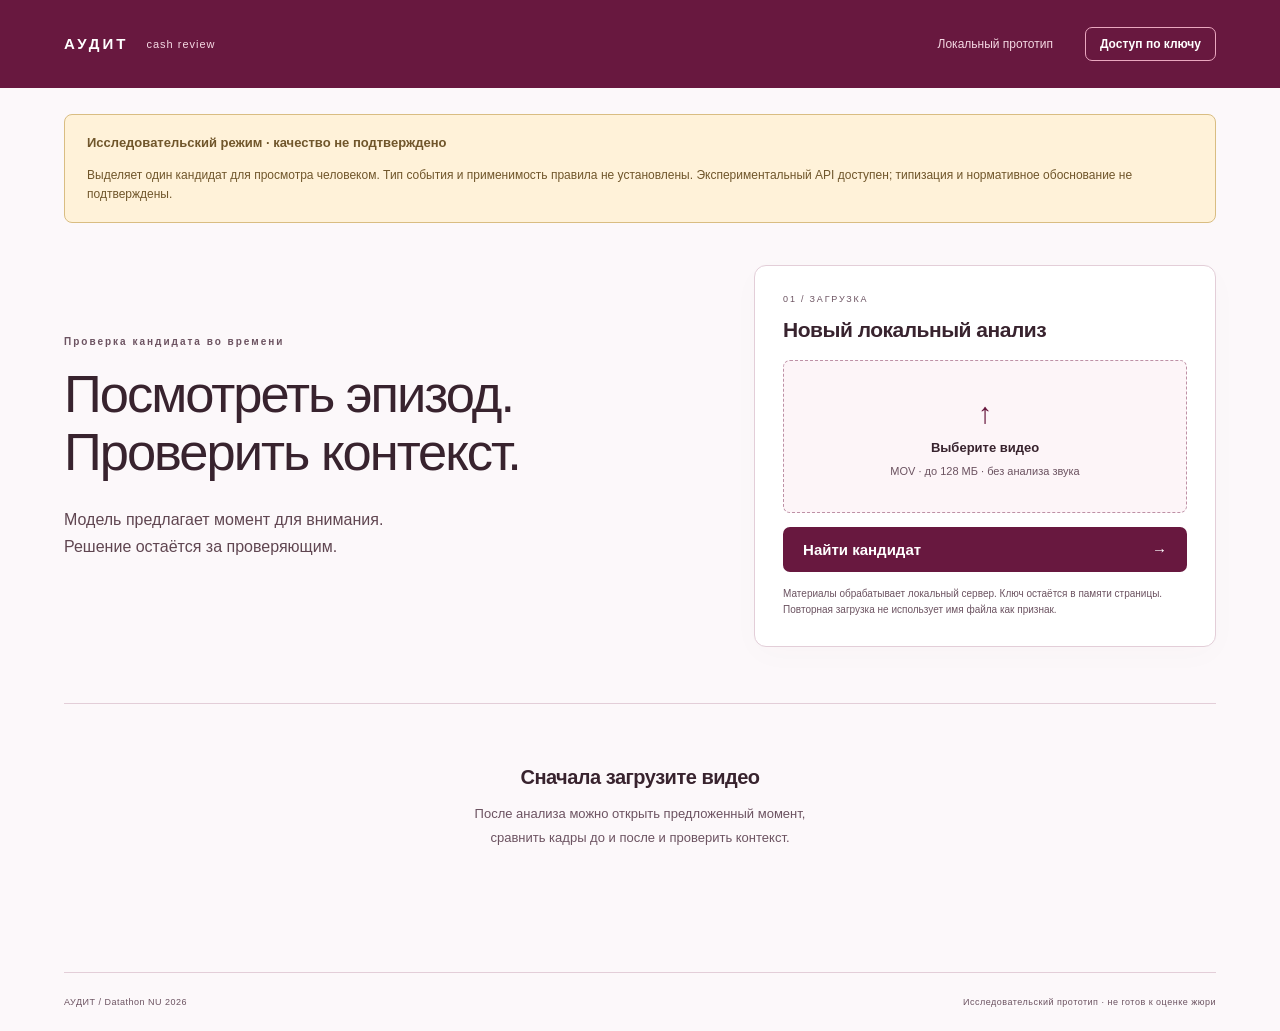
<file: static/final.html>
<!doctype html>
<html lang="ru"><head><meta charset="utf-8"><meta name="viewport" content="width=device-width,initial-scale=1"><title>Аудит — исследовательский просмотр</title><link rel="stylesheet" href="/static/style.css"><link rel="stylesheet" href="/static/research.css"><script src="/static/research.js" defer></script></head>
<body><header><a class="brand" href="/">АУДИТ <small>cash review</small></a><span class="local">Локальный прототип</span><button id="access" class="quiet">Доступ по ключу</button></header>
<main><div class="research-banner" role="note"><strong>Исследовательский режим · качество не подтверждено</strong><span>Выделяет один кандидат для просмотра человеком. Тип события и применимость правила не установлены. Экспериментальный API доступен; типизация и нормативное обоснование не подтверждены.</span></div>
<section class="intro"><div><p class="eyebrow">Проверка кандидата во времени</p><h1>Посмотреть эпизод.<br>Проверить контекст.</h1><p class="lead">Модель предлагает момент для внимания.<br>Решение остаётся за проверяющим.</p></div><aside><span class="step">01 / ЗАГРУЗКА</span><h2>Новый локальный анализ</h2><form id="upload"><label id="drop" for="file"><span class="upload-icon">↑</span><strong id="filename">Выберите видео</strong><span>MOV · до 128 МБ · без анализа звука</span><input id="file" type="file" accept=".mov,video/quicktime" required></label><button type="submit" id="submit">Найти кандидат <span>→</span></button></form><p class="privacy">Материалы обрабатывает локальный сервер. Ключ остаётся в памяти страницы. Повторная загрузка не использует имя файла как признак.</p></aside></section>
<section id="statusbox" class="statusbox" aria-live="polite" hidden><div class="spinner"></div><div><strong>Локальный анализ</strong><p>Загрузка → декодирование → модель → кадры для проверки</p></div><span id="elapsed">00:00</span></section><section id="error" class="error" role="alert" hidden></section>
<section id="workspace" hidden><div class="result-heading"><div><p class="eyebrow">Исходный автоматический результат</p><h2 id="verdict"></h2></div><span id="count" class="badge">Не юридический вывод</span></div><p id="result-note" class="lead"></p><div class="review-grid"><div><div class="player"><video id="video" controls playsinline preload="metadata"></video><div id="video-fallback" hidden>Браузер не декодирует этот MOV. Используйте кадры оригинала ниже и локальный проигрыватель.</div></div><div id="timeline" class="timeline" aria-label="Кандидат на временной шкале"></div><div id="context-controls" class="context-controls" hidden><button id="before" class="quiet">−3 с</button><button id="context" class="quiet">Контекст ±3 с</button><button id="after" class="quiet">+3 с</button></div><div id="frames" class="frames"></div><p class="caption">Кадры из загруженного файла. Нажмите на кадр, чтобы перейти к его времени.</p></div><aside><article class="event"><p class="eyebrow">Наблюдение → проверка</p><h3 id="candidate-title">Кандидат не выбран</h3><h4>Что установлено</h4><p id="established"></p><h4>Тип события</h4><p>Не установлен. Бинарная модель не определяет физическое действие.</p><h4>Правило</h4><p>Не сопоставлено. Наличие нормативного реестра не доказывает применимость правила к этому эпизоду.</p><h4>Ограничения</h4><p>Возможны пропуски и ложные кандидаты. Нет подтверждённого распознавания нескольких событий или устойчивости к другому ракурсу.</p></article></aside></div></section>
<section id="empty" class="empty"><h2>Сначала загрузите видео</h2><p>После анализа можно открыть предложенный момент,<br>сравнить кадры до и после и проверить контекст.</p></section><footer><span>АУДИТ / Datathon NU 2026</span><span>Исследовательский прототип · не готов к оценке жюри</span></footer></main>
<dialog id="key-dialog"><form method="dialog"><h2>Ключ локального сервера</h2><p>Хранится только в памяти этой страницы. Не добавляйте ключ в URL.</p><label for="key">X-API-Key</label><input id="key" type="password" autocomplete="off"><button id="save-key">Продолжить</button></form></dialog></body></html>
</file>
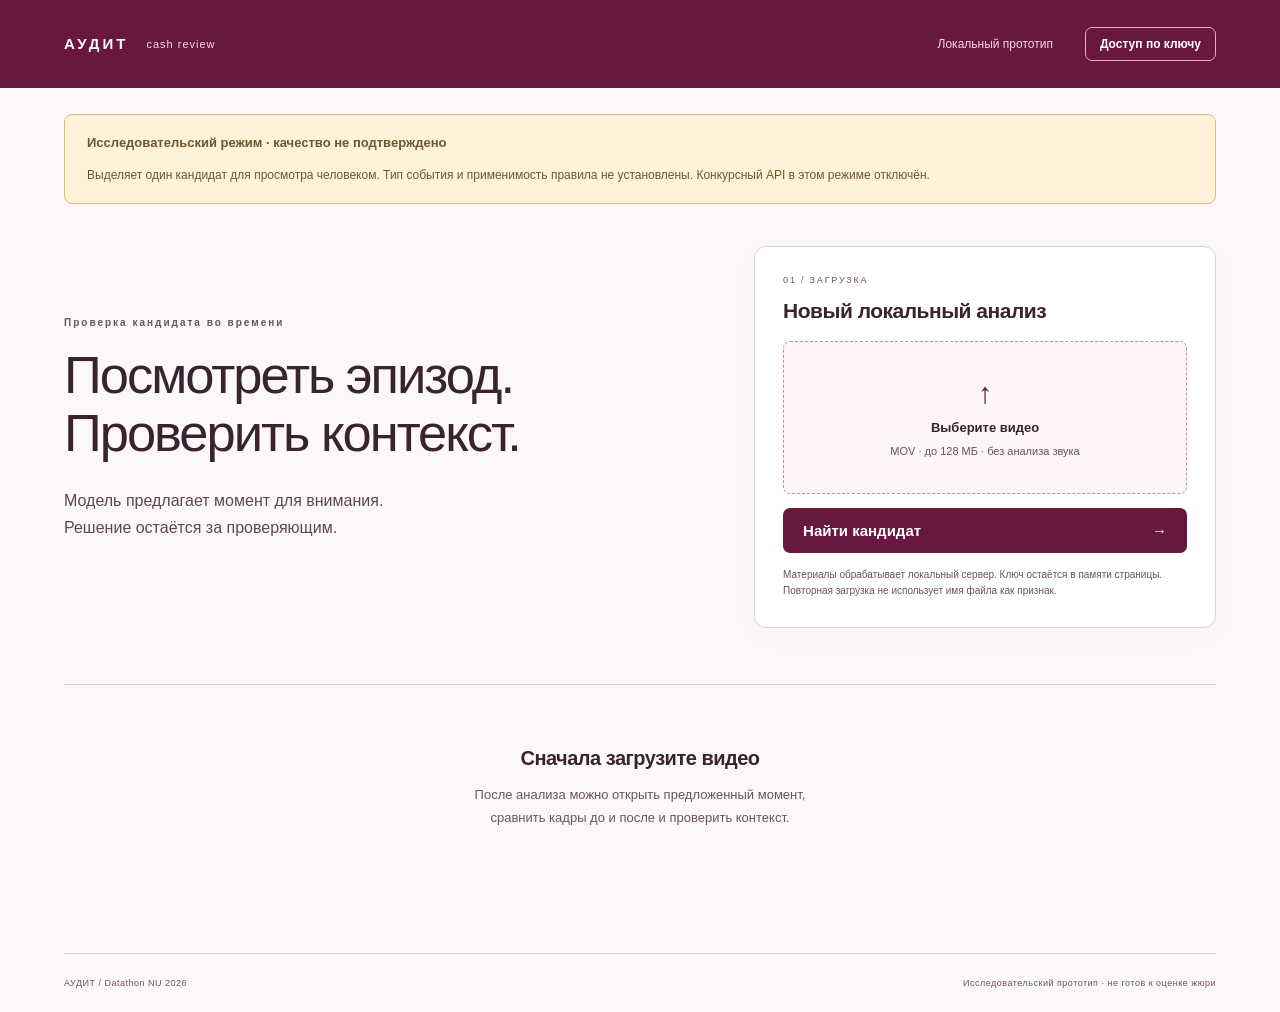
<file: static/research.html>
<!doctype html>
<html lang="ru"><head><meta charset="utf-8"><meta name="viewport" content="width=device-width,initial-scale=1"><title>Аудит — исследовательский просмотр</title><link rel="stylesheet" href="/static/style.css"><link rel="stylesheet" href="/static/research.css"><script src="/static/research.js" defer></script></head>
<body><header><a class="brand" href="/">АУДИТ <small>cash review</small></a><span class="local">Локальный прототип</span><button id="access" class="quiet">Доступ по ключу</button></header>
<main><div class="research-banner" role="note"><strong>Исследовательский режим · качество не подтверждено</strong><span>Выделяет один кандидат для просмотра человеком. Тип события и применимость правила не установлены. Конкурсный API в этом режиме отключён.</span></div>
<section class="intro"><div><p class="eyebrow">Проверка кандидата во времени</p><h1>Посмотреть эпизод.<br>Проверить контекст.</h1><p class="lead">Модель предлагает момент для внимания.<br>Решение остаётся за проверяющим.</p></div><aside><span class="step">01 / ЗАГРУЗКА</span><h2>Новый локальный анализ</h2><form id="upload"><label id="drop" for="file"><span class="upload-icon">↑</span><strong id="filename">Выберите видео</strong><span>MOV · до 128 МБ · без анализа звука</span><input id="file" type="file" accept=".mov,video/quicktime" required></label><button type="submit" id="submit">Найти кандидат <span>→</span></button></form><p class="privacy">Материалы обрабатывает локальный сервер. Ключ остаётся в памяти страницы. Повторная загрузка не использует имя файла как признак.</p></aside></section>
<section id="statusbox" class="statusbox" aria-live="polite" hidden><div class="spinner"></div><div><strong>Локальный анализ</strong><p>Загрузка → декодирование → модель → кадры для проверки</p></div><span id="elapsed">00:00</span></section><section id="error" class="error" role="alert" hidden></section>
<section id="workspace" hidden><div class="result-heading"><div><p class="eyebrow">Исходный автоматический результат</p><h2 id="verdict"></h2></div><span id="count" class="badge">Не юридический вывод</span></div><p id="result-note" class="lead"></p><div class="review-grid"><div><div class="player"><video id="video" controls playsinline preload="metadata"></video><div id="video-fallback" hidden>Браузер не декодирует этот MOV. Используйте кадры оригинала ниже и локальный проигрыватель.</div></div><div id="timeline" class="timeline" aria-label="Кандидат на временной шкале"></div><div id="context-controls" class="context-controls" hidden><button id="before" class="quiet">−3 с</button><button id="context" class="quiet">Контекст ±3 с</button><button id="after" class="quiet">+3 с</button></div><div id="frames" class="frames"></div><p class="caption">Кадры из загруженного файла. Нажмите на кадр, чтобы перейти к его времени.</p></div><aside><article class="event"><p class="eyebrow">Наблюдение → проверка</p><h3 id="candidate-title">Кандидат не выбран</h3><h4>Что установлено</h4><p id="established"></p><h4>Тип события</h4><p>Не установлен. Бинарная модель не определяет физическое действие.</p><h4>Правило</h4><p>Не сопоставлено. Наличие нормативного реестра не доказывает применимость правила к этому эпизоду.</p><h4>Ограничения</h4><p>Возможны пропуски и ложные кандидаты. Нет подтверждённого распознавания нескольких событий или устойчивости к другому ракурсу.</p></article></aside></div></section>
<section id="empty" class="empty"><h2>Сначала загрузите видео</h2><p>После анализа можно открыть предложенный момент,<br>сравнить кадры до и после и проверить контекст.</p></section><footer><span>АУДИТ / Datathon NU 2026</span><span>Исследовательский прототип · не готов к оценке жюри</span></footer></main>
<dialog id="key-dialog"><form method="dialog"><h2>Ключ локального сервера</h2><p>Хранится только в памяти этой страницы. Не добавляйте ключ в URL.</p><label for="key">X-API-Key</label><input id="key" type="password" autocomplete="off"><button id="save-key">Продолжить</button></form></dialog></body></html>
</file>
<file: static/style.css>
@font-face{font-family:Local;src:local('Segoe UI')}*{box-sizing:border-box}body{margin:0;background:#f3f4ee;color:#182825;font-family:Local,'Segoe UI',sans-serif;font-size:15px}button,input{font:inherit}button,a,input,label{touch-action:manipulation}button{cursor:pointer;border:0;border-radius:7px;background:#173e34;color:white;padding:14px 20px;font-weight:600}button:hover{background:#28564a}button:disabled{opacity:.5;cursor:wait}button:focus-visible,a:focus-visible,label:focus-within,input:focus{outline:3px solid #e3a345;outline-offset:3px}header{height:88px;border-bottom:1px solid #d4dbd1;display:flex;align-items:center;gap:32px;padding:0 5vw}.brand{display:flex;align-items:center;gap:12px;font-weight:750;letter-spacing:3px;text-decoration:none;color:inherit}.brand small{font-size:11px;font-weight:400;letter-spacing:1px;margin-left:6px;color:#63716b}.mark{background:#173e34;color:white;border-radius:7px;font-weight:500;font-size:22px;padding:5px 10px;letter-spacing:0}.local{margin-left:auto;color:#4f6259;font-size:12px;display:flex;gap:8px;align-items:center}.local i{width:6px;height:6px;background:#3a7155;border-radius:50%}.quiet{background:transparent;border:1px solid #ccd6cc;color:#274b40;padding:9px 14px;font-size:12px}.quiet:hover{background:#e6ebe0}main{max-width:1480px;margin:auto;padding:0 5vw}.intro{display:grid;grid-template-columns:1.3fr 1fr;gap:7vw;padding:64px 0 56px;align-items:center}.eyebrow{font-size:10px;letter-spacing:2px;font-weight:700;color:#63766c;margin:0 0 18px}h1{font-weight:500;font-size:clamp(34px,4.1vw,62px);line-height:1.12;letter-spacing:-2px;margin:0 0 24px}h2{font-size:24px;letter-spacing:-.5px;font-weight:550;margin:0 0 18px}.lead{font-size:16px;line-height:1.7;color:#5e6b63}.intro aside{background:#fff;border:1px solid #dbe0d5;border-radius:12px;padding:28px;box-shadow:0 8px 32px #173e3405}.step{display:block;font-size:9px;letter-spacing:1.8px;color:#738078;margin-bottom:14px}.intro h2{font-size:21px}#drop{display:flex;flex-direction:column;gap:10px;align-items:center;justify-content:center;min-height:153px;border:1px dashed #a8baaa;border-radius:7px;background:#f8faf5;cursor:pointer;text-align:center;padding:15px}#drop.drag{border-color:#173e34;background:#e7eee2}.upload-icon{font-size:29px;font-weight:300;color:#55735e}#drop strong{font-size:13px;font-weight:550}#drop span:last-of-type{font-size:11px;color:#7c867b}#file{position:absolute;opacity:0;width:1px;height:1px}#submit{width:100%;margin-top:14px;display:flex;justify-content:space-between}.privacy{font-size:10px;line-height:1.6;color:#7b837a;margin:14px 0 0}.empty{border-top:1px solid #d4dbd1;text-align:center;padding:50px 0 60px}.empty>span{font-size:29px;color:#748a77}.empty h2{font-size:20px;margin:12px 0}.empty p{font-size:13px;color:#778176;line-height:1.8}.principles{display:flex;gap:24px;justify-content:center;margin-top:32px;color:#72836e;font-size:10px}.statusbox{background:#e8eee1;border:1px solid #d6dfcb;border-radius:9px;padding:22px;display:flex;align-items:center;gap:18px;margin-bottom:30px}.statusbox p{font-size:12px;margin:5px 0;color:#5d6e5e}.statusbox strong{font-weight:550}.statusbox>span{margin-left:auto;font-variant-numeric:tabular-nums}.spinner{border:2px solid #c6d3bd;border-top-color:#27523b;border-radius:50%;width:24px;height:24px;animation:spin 1s linear infinite}@keyframes spin{to{transform:rotate(360deg)}}.error{padding:18px 22px;background:#f8e9df;border:1px solid #e0bda9;color:#7c3421;border-radius:8px;margin-bottom:28px}.result-heading{display:flex;align-items:center;justify-content:space-between;margin:0 0 24px}.result-heading .eyebrow{margin-bottom:9px}.result-heading h2{margin:0}.badge{border:1px solid #bccbb6;border-radius:30px;padding:8px 13px;font-size:11px;color:#476043}.review-grid{display:grid;grid-template-columns:minmax(0,1.6fr) minmax(280px,1fr);gap:24px}.player{background:#12221c;border-radius:10px;overflow:hidden;position:relative}.player video{display:block;width:100%;max-height:480px;min-height:180px}.player>div{padding:30px;color:white;font-size:13px}.timeline{height:25px;background:#e0e6d8;border-radius:5px;position:relative;margin-top:14px}.timeline button{position:absolute;top:2px;transform:translateX(-50%);height:21px;min-width:5px;padding:1px 5px;font-size:9px;background:#b66639;border-radius:3px}.context-controls{display:flex;justify-content:space-between;gap:8px;margin:13px 0 22px}.frames{display:grid;grid-template-columns:repeat(3,1fr);gap:9px}.frame{padding:0;border:1px solid #c2cbbd;background:#fff;color:#54634e;overflow:hidden;font-size:10px}.frame:hover{background:#edf2e6}.frame img{display:block;width:100%;aspect-ratio:4/3;object-fit:contain;background:#14251b}.frame span{display:block;padding:7px}.caption{font-size:10px;color:#7a8474;line-height:1.6}.limits{padding:17px;border-top:1px solid #d5ddce;margin-top:20px;font-size:11px;line-height:1.7;color:#6f796a}.limits h3{font-size:11px;margin:0 0 7px}.event{background:#fff;border:1px solid #d9dfd2;border-radius:9px;padding:22px;margin-bottom:14px}.event.selected{border-left:3px solid #ac6739}.event-top{display:flex;justify-content:space-between;align-items:center;gap:8px}.event-top button{font-size:11px;padding:5px 10px;background:#f1e8dc;color:#835a35}.event h3{font-size:16px;font-weight:550;margin:14px 0 20px;line-height:1.45}.event h4{font-size:9px;letter-spacing:1.5px;color:#7a8873;margin:17px 0 7px}.event p,.event a{font-size:12px;line-height:1.65;margin:0;color:#4d5f4b;overflow-wrap:anywhere}.event a{display:block;margin-top:7px}.event .note{color:#8a7c65;font-size:11px}footer{display:flex;justify-content:space-between;border-top:1px solid #d4dbd1;margin-top:50px;padding:24px 0;color:#7e8978;font-size:9px;letter-spacing:.5px}dialog{max-width:440px;padding:30px;border:1px solid #d1dbcb;border-radius:12px;background:#f8faf4;color:#263c2d}dialog::backdrop{background:#0c241ca6;backdrop-filter:blur(3px)}dialog p{font-size:13px;line-height:1.6;color:#667460}dialog label{font-size:11px;display:block;margin:20px 0 8px}dialog input{padding:12px;width:100%;border:1px solid #c5d1bf;border-radius:6px}dialog button{margin-top:16px;width:100%}[hidden]{display:none!important}@media(max-width:800px){header{height:72px;padding:0 5vw;gap:12px}.brand{font-size:13px;gap:8px}.brand small{display:none}.local{font-size:10px}.intro{grid-template-columns:1fr;padding:36px 0;gap:30px}h1{letter-spacing:-1px}.intro aside{padding:22px}.review-grid{grid-template-columns:1fr}.result-heading{align-items:flex-start;gap:10px}.result-heading h2{font-size:21px}.principles{gap:12px;font-size:8px}.lead br{display:none}.statusbox{padding:17px}.statusbox p{font-size:10px}footer{display:block;line-height:2}footer span{display:block}.frames{gap:5px}}@media(prefers-reduced-motion:reduce){.spinner{animation:none}}
</file>
<file: static/research.css>
.research-banner{margin:26px 0 0;padding:18px 22px;background:#fff2d9;border:1px solid #d9bd82;border-radius:8px;color:#70562b;line-height:1.6;font-size:12px;display:flex;gap:12px;flex-direction:column}.research-banner strong{font-size:13px}.research-banner span{max-width:1100px}.intro{padding-top:42px}#result-note{max-width:900px;margin-bottom:24px}.event h4{letter-spacing:1px}.local{white-space:nowrap}.frame img{aspect-ratio:16/9}#filename{overflow-wrap:anywhere;max-width:100%}#candidate-title{overflow-wrap:anywhere}#video-fallback{line-height:1.6}@media(max-width:800px){header{gap:8px}.brand{letter-spacing:1px}.local{font-size:9px}#access{padding:8px;font-size:10px}.research-banner{padding:15px}.context-controls .quiet{padding:9px 8px}.result-heading{display:block}.badge{display:inline-block;margin-top:12px}}

/* TerenOi visual theme: burgundy/coral palette; no bank logo or affiliation claim. */
:root{--ui-burgundy:#68183f;--ui-coral:#f2768c;--ui-ink:#38232e;--ui-muted:#6c5361;--ui-paper:#fcf8fa;--ui-line:#e3ced8}
body{background:var(--ui-paper);color:var(--ui-ink)}
header{background:var(--ui-burgundy);border-bottom-color:var(--ui-burgundy);color:#fff}.brand{color:#fff}.brand small,.local{color:#f5d9e4}
button{background:var(--ui-burgundy);color:#fff}button:hover{background:var(--ui-coral);color:#47132e}
.quiet{background:#fff;border-color:#c3a0b2;color:var(--ui-burgundy)}.quiet:hover{background:#fde5ec;color:#5b1235;border-color:#cc5471}
header .quiet{background:transparent;border-color:#eaa7bf;color:#fff}header .quiet:hover{background:var(--ui-coral);color:#47132e}
button:focus-visible,a:focus-visible,label:focus-within,input:focus{outline-color:#a63d67}header button:focus-visible{outline-color:#ffc5d2}
.eyebrow,.step,.privacy,.caption,.principles,footer,.empty p,.empty>span,.event h4,.event .note{color:var(--ui-muted)}
.lead,.event p,.event a,dialog p{color:#604651}.intro aside,.event,dialog{background:#fff;border-color:var(--ui-line);box-shadow:0 8px 32px #68183f05}
#drop{background:#fdf5f8;border-color:#be91a6}#drop.drag{background:#fce1e9;border-color:var(--ui-burgundy)}.upload-icon{color:var(--ui-burgundy)}#drop span:last-of-type{color:var(--ui-muted)}
.empty,footer,.limits{border-color:var(--ui-line)}.limits{color:var(--ui-muted)}.badge{background:#f8e9f0;border-color:#c89aae;color:var(--ui-burgundy)}
.player,.frame img{background:#2e1121}.timeline{background:#e8d6df}.timeline button{background:var(--ui-burgundy);color:#fff}
.frame{border-color:#c7a1b3;background:#fff;color:#5b2941}.frame:hover{background:#fde5ec;color:#5b2941}.event.selected{border-left-color:var(--ui-burgundy)}
.statusbox{background:#f5e8ef;border-color:#d4aabd;color:#5b1235}.statusbox p{color:#604651}.spinner{border-color:#d9b7c7;border-top-color:var(--ui-burgundy)}
.error{background:#fdeaea;border-color:#d28894;color:#8a1c2a}dialog{color:var(--ui-ink)}dialog::backdrop{background:#330b20a6}dialog input{border-color:#c3a0b2}
/* Warning stays amber; error stays red, independently of the brand palette. */
</file>
